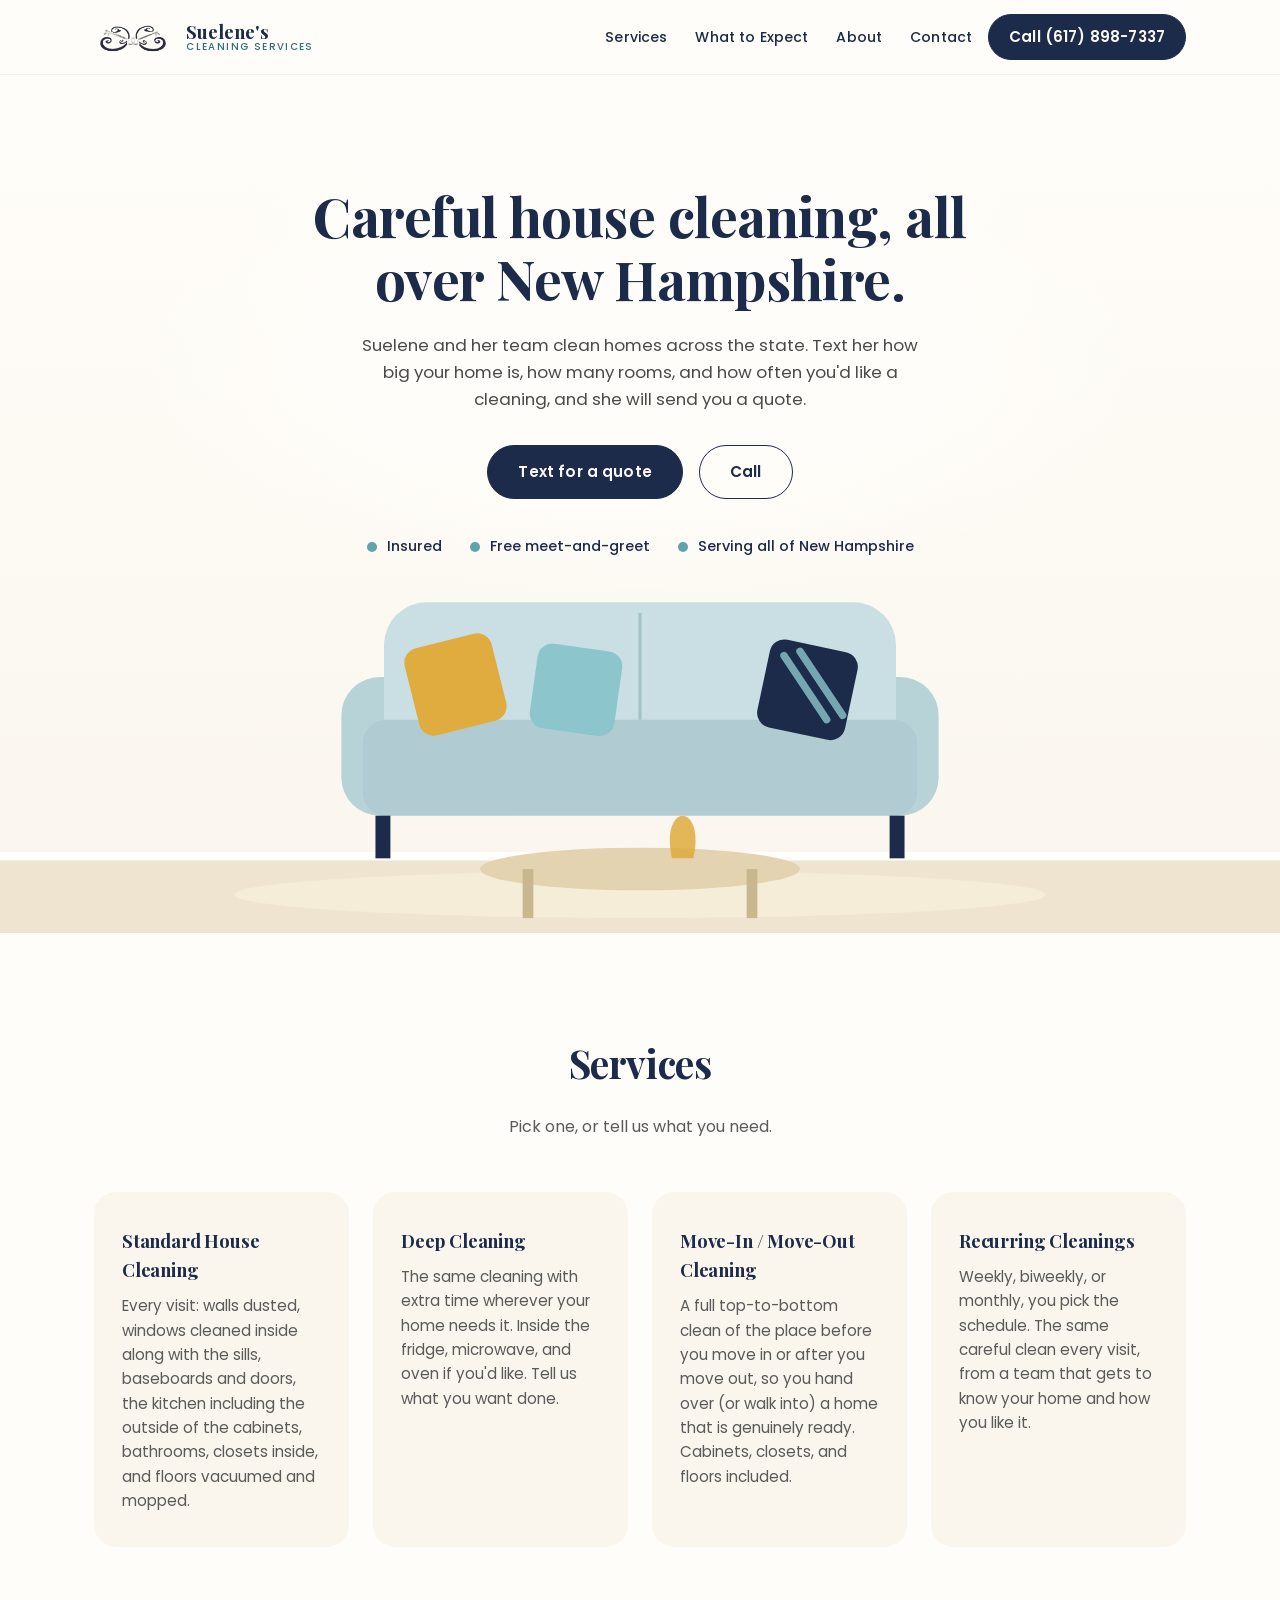
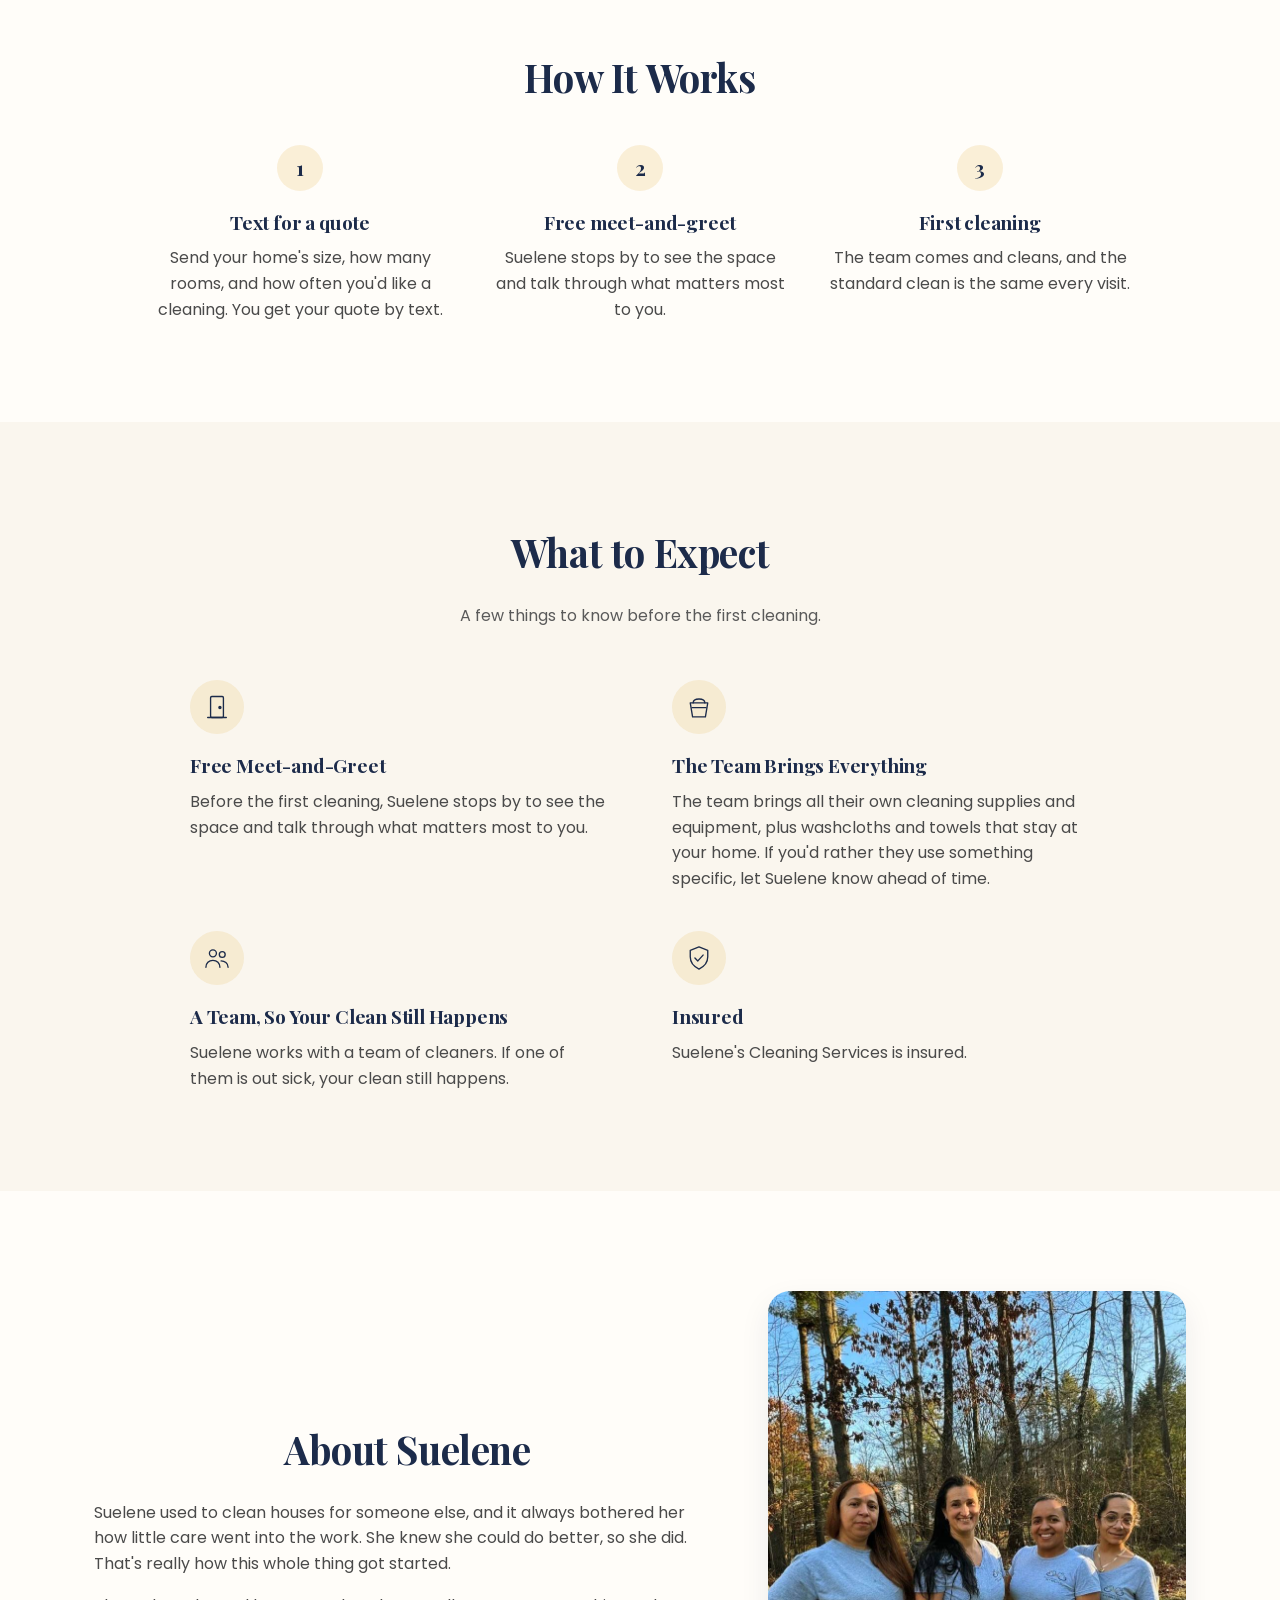
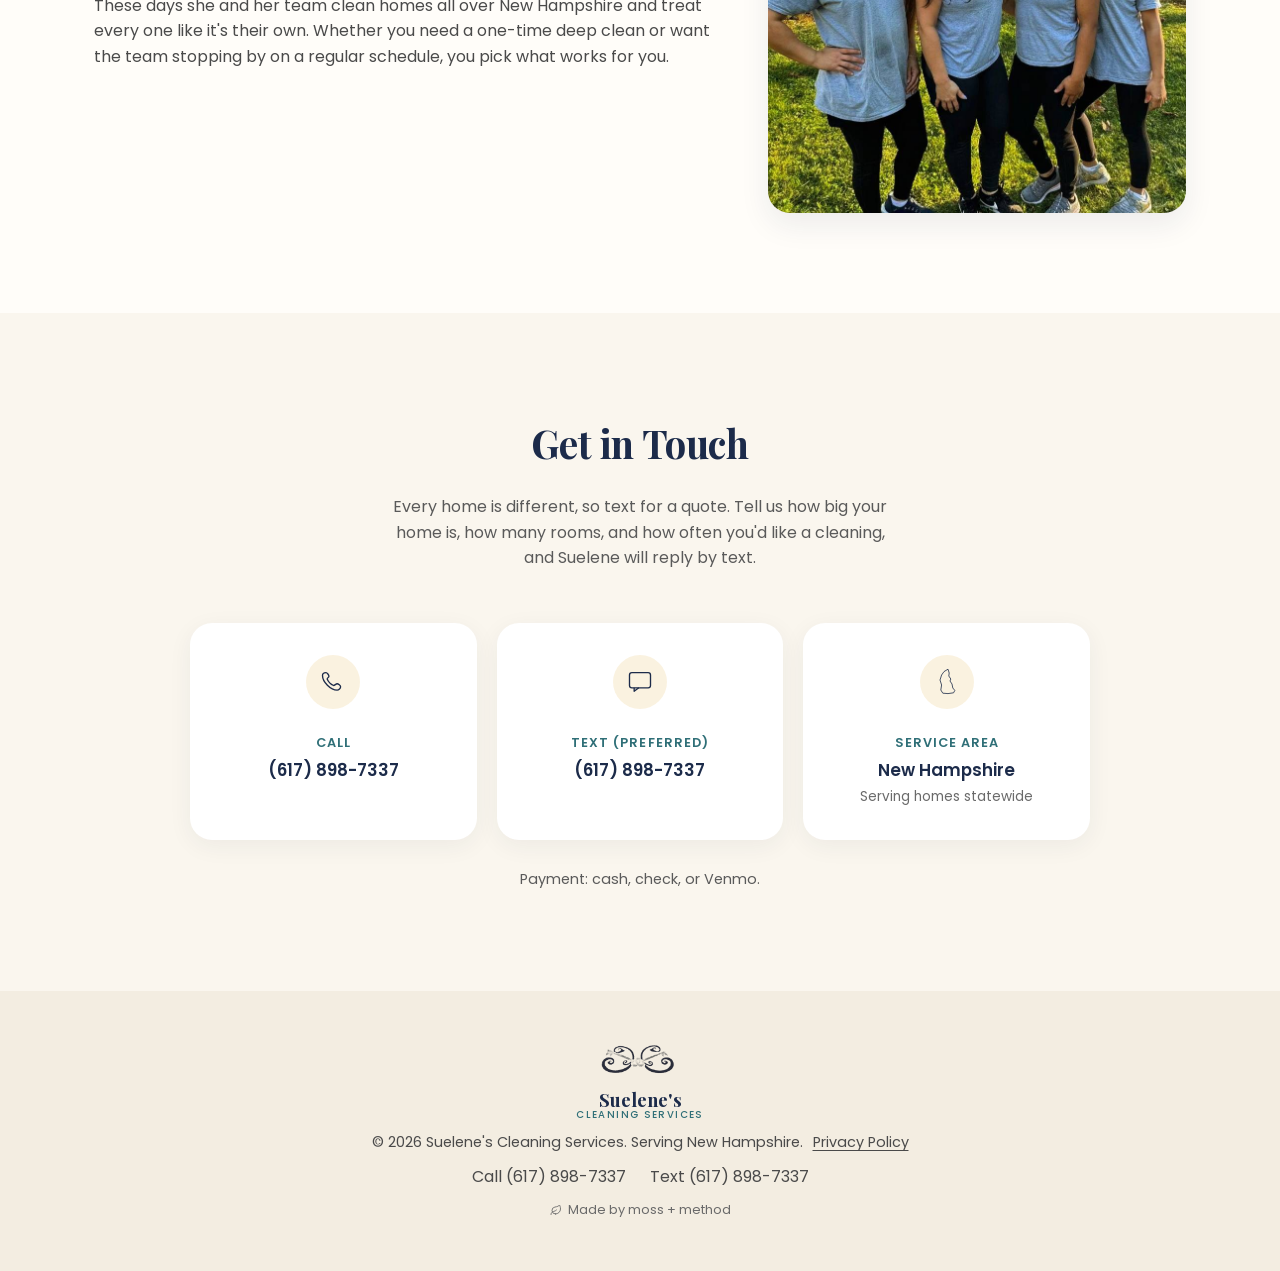
<file: index.html>
<!DOCTYPE html>
<html lang="en">
<head>
<meta charset="UTF-8">
<meta name="viewport" content="width=device-width, initial-scale=1.0">
<title>Suelene's Cleaning Services | New Hampshire</title>
<meta name="description" content="House cleaning all over New Hampshire by Suelene and her team. Standard, deep, move-in/move-out, and recurring cleanings. Text for a quote.">
<link rel="canonical" href="https://suelenescleaning.com/">
<link rel="icon" href="/favicon.ico" sizes="48x48">
<link rel="icon" type="image/png" sizes="32x32" href="/images/favicon-32.png">
<link rel="apple-touch-icon" href="/images/apple-touch-icon.png">
<meta name="theme-color" content="#1c2b4a">
<meta property="og:type" content="website">
<meta property="og:site_name" content="Suelene's Cleaning Services">
<meta property="og:title" content="Suelene's Cleaning Services | New Hampshire">
<meta property="og:description" content="House cleaning all over New Hampshire by Suelene and her team. Standard, deep, move-in/move-out, and recurring cleanings. Text for a quote.">
<meta property="og:url" content="https://suelenescleaning.com/">
<meta property="og:image" content="https://suelenescleaning.com/images/og-image.jpg">
<meta property="og:image:width" content="1200">
<meta property="og:image:height" content="630">
<meta property="og:image:alt" content="Suelene's Cleaning Services: house cleaning all over New Hampshire, with the cleaning team">
<meta property="og:locale" content="en_US">
<meta name="twitter:card" content="summary_large_image">
<meta name="twitter:title" content="Suelene's Cleaning Services | New Hampshire">
<meta name="twitter:description" content="House cleaning all over New Hampshire by Suelene and her team. Standard, deep, move-in/move-out, and recurring cleanings. Text for a quote.">
<meta name="twitter:image" content="https://suelenescleaning.com/images/og-image.jpg">
<script type="application/ld+json">
{
  "@context": "https://schema.org",
  "@type": "LocalBusiness",
  "@id": "https://suelenescleaning.com/#business",
  "name": "Suelene's Cleaning Services",
  "url": "https://suelenescleaning.com/",
  "telephone": "+1-617-898-7337",
  "image": "https://suelenescleaning.com/images/og-image.jpg",
  "logo": "https://suelenescleaning.com/images/logo-navy.png",
  "description": "House cleaning all over New Hampshire by Suelene and her team. Standard, deep, move-in/move-out, and recurring cleanings.",
  "areaServed": {
    "@type": "State",
    "name": "New Hampshire",
    "containedInPlace": {
      "@type": "Country",
      "name": "United States"
    }
  },
  "paymentAccepted": "Cash, Check, Venmo",
  "hasOfferCatalog": {
    "@type": "OfferCatalog",
    "name": "House cleaning services",
    "itemListElement": [
      {
        "@type": "Offer",
        "itemOffered": {
          "@type": "Service",
          "name": "Standard House Cleaning"
        }
      },
      {
        "@type": "Offer",
        "itemOffered": {
          "@type": "Service",
          "name": "Deep Cleaning"
        }
      },
      {
        "@type": "Offer",
        "itemOffered": {
          "@type": "Service",
          "name": "Move-In / Move-Out Cleaning"
        }
      },
      {
        "@type": "Offer",
        "itemOffered": {
          "@type": "Service",
          "name": "Recurring Cleanings"
        }
      }
    ]
  }
}
</script>
<link rel="preload" href="fonts/poppins-400.woff2" as="font" type="font/woff2" crossorigin>
<link rel="preload" href="fonts/playfair-display-600.woff2" as="font" type="font/woff2" crossorigin>
<link rel="stylesheet" href="css/style.css?v=20261120b">
</head>
<body>

<header class="site-header">
  <div class="container header-inner">
    <a href="#top" class="logo">
      <img src="images/logo-navy.png" alt="" class="logo-mark-img" aria-hidden="true">
      <span class="logo-text">Suelene's<span>Cleaning Services</span></span>
    </a>

    <nav class="main-nav" id="main-nav">
      <a href="#services">Services</a>
      <a href="#expect">What to Expect</a>
      <a href="#about">About</a>
      <a href="#contact">Contact</a>
    </nav>

    <a class="btn btn-primary header-cta" href="tel:+16178987337">Call (617) 898-7337</a>

    <button class="nav-toggle" id="nav-toggle" aria-label="Toggle navigation menu" aria-controls="main-nav" aria-expanded="false">
      <span></span><span></span><span></span>
    </button>
  </div>
</header>

<main id="top">

  <section class="hero">
    <img src="images/hero-room.svg" alt="" class="hero-art" aria-hidden="true">
    <div class="container hero-inner">
      <h1>Careful house cleaning, all over New Hampshire.</h1>
      <p class="hero-sub">Suelene and her team clean homes across the state. Text her how big your home is, how many rooms, and how often you'd like a cleaning, and she will send you a quote.</p>
      <div class="hero-actions">
        <a class="btn btn-primary" href="sms:+16178987337">Text for a quote</a>
        <a class="btn btn-secondary" href="tel:+16178987337">Call</a>
      </div>
      <ul class="hero-points">
        <li>Insured</li>
        <li>Free meet-and-greet</li>
        <li>Serving all of New Hampshire</li>
      </ul>
    </div>
  </section>

  <section id="services" class="services">
    <div class="container">
      <h2>Services</h2>
      <p class="section-sub">Pick one, or tell us what you need.</p>

      <div class="card-grid">
        <div class="card">
          <h3>Standard House Cleaning</h3>
          <p>Every visit: walls dusted, windows cleaned inside along with the sills, baseboards and doors, the kitchen including the outside of the cabinets, bathrooms, closets inside, and floors vacuumed and mopped.</p>
        </div>

        <div class="card">
          <h3>Deep Cleaning</h3>
          <p>The same cleaning with extra time wherever your home needs it. Inside the fridge, microwave, and oven if you'd like. Tell us what you want done.</p>
        </div>

        <div class="card">
          <h3>Move-In / Move-Out Cleaning</h3>
          <p>A full top-to-bottom clean of the place before you move in or after you move out, so you hand over (or walk into) a home that is genuinely ready. Cabinets, closets, and floors included.</p>
        </div>

        <div class="card">
          <h3>Recurring Cleanings</h3>
          <p>Weekly, biweekly, or monthly, you pick the schedule. The same careful clean every visit, from a team that gets to know your home and how you like it.</p>
        </div>
      </div>
    </div>
  </section>

  <section id="how" class="how">
    <div class="container">
      <h2>How It Works</h2>
      <div class="how-list">
        <div class="how-step">
          <span class="how-num" aria-hidden="true">1</span>
          <h3>Text for a quote</h3>
          <p>Send your home's size, how many rooms, and how often you'd like a cleaning. You get your quote by text.</p>
        </div>
        <div class="how-step">
          <span class="how-num" aria-hidden="true">2</span>
          <h3>Free meet-and-greet</h3>
          <p>Suelene stops by to see the space and talk through what matters most to you.</p>
        </div>
        <div class="how-step">
          <span class="how-num" aria-hidden="true">3</span>
          <h3>First cleaning</h3>
          <p>The team comes and cleans, and the standard clean is the same every visit.</p>
        </div>
      </div>
    </div>
  </section>

  <section id="expect" class="expect">
    <div class="container">
      <h2>What to Expect</h2>
      <p class="section-sub">A few things to know before the first cleaning.</p>

      <div class="plain-list">
        <div class="plain-item">
          <div class="card-icon"><svg viewBox="0 0 48 48" width="28" height="28" fill="none" stroke="#1c2b4a" stroke-width="2.3" stroke-linecap="round" stroke-linejoin="round" aria-hidden="true"><rect x="13" y="6" width="22" height="36" rx="2"/><circle cx="29" cy="25" r="1.8" fill="#1c2b4a"/><path d="M8 42h32"/></svg></div>
          <h3>Free Meet-and-Greet</h3>
          <p>Before the first cleaning, Suelene stops by to see the space and talk through what matters most to you.</p>
        </div>

        <div class="plain-item">
          <div class="card-icon"><svg viewBox="0 0 48 48" width="28" height="28" fill="none" stroke="#1c2b4a" stroke-width="2.3" stroke-linecap="round" stroke-linejoin="round" aria-hidden="true"><path d="M9 17h30l-4 24H13z"/><path d="M14 17c0-9 20-9 20 0"/><path d="M12 25h24"/></svg></div>
          <h3>The Team Brings Everything</h3>
          <p>The team brings all their own cleaning supplies and equipment, plus washcloths and towels that stay at your home. If you'd rather they use something specific, let Suelene know ahead of time.</p>
        </div>

        <div class="plain-item">
          <div class="card-icon"><svg viewBox="0 0 48 48" width="28" height="28" fill="none" stroke="#1c2b4a" stroke-width="2.3" stroke-linecap="round" stroke-linejoin="round" aria-hidden="true"><circle cx="17" cy="16" r="6"/><circle cx="33" cy="18" r="5"/><path d="M5 40c0-7 5-12 12-12s12 5 12 12"/><path d="M31 29c6 0 12 4 12 11"/></svg></div>
          <h3>A Team, So Your Clean Still Happens</h3>
          <p>Suelene works with a team of cleaners. If one of them is out sick, your clean still happens.</p>
        </div>

        <div class="plain-item">
          <div class="card-icon"><svg viewBox="0 0 48 48" width="28" height="28" fill="none" stroke="#1c2b4a" stroke-width="2.3" stroke-linecap="round" stroke-linejoin="round" aria-hidden="true"><path d="M24 5l15 6v11c0 10-6.500 17-15 21C15.500 39 9 32 9 22V11z"/><path d="M17 24l5 5 9-10"/></svg></div>
          <h3>Insured</h3>
          <p>Suelene's Cleaning Services is insured.</p>
        </div>
      </div>
    </div>
  </section>

  <section id="about" class="about">
    <div class="container about-inner">
      <div class="about-text">
        <h2>About Suelene</h2>
        <p>Suelene used to clean houses for someone else, and it always bothered her how little care went into the work. She knew she could do better, so she did. That's really how this whole thing got started.</p>
        <p>These days she and her team clean homes all over New Hampshire and treat every one like it's their own. Whether you need a one-time deep clean or want the team stopping by on a regular schedule, you pick what works for you.</p>
      </div>
      <div class="about-photo">
        <img src="images/team.jpg" alt="Four members of the cleaning team in matching gray shirts, standing on a lawn in front of trees" class="about-team-photo" width="843" height="1054" loading="lazy">
      </div>
    </div>
  </section>

  <!-- Reviews section hidden until real client reviews exist. To add later:
  <section id="reviews" class="reviews">
    <div class="container">
      <h2>What Clients Say</h2>
      <div class="review-list">
        <blockquote class="review"><p>"Review text."</p><footer>First name, town</footer></blockquote>
      </div>
    </div>
  </section>
  -->

  <section id="contact" class="contact">
    <div class="container contact-inner">
      <h2>Get in Touch</h2>
      <p class="section-sub">Every home is different, so text for a quote. Tell us how big your home is, how many rooms, and how often you'd like a cleaning, and Suelene will reply by text.</p>

      <div class="contact-cards">
        <a class="contact-card" href="tel:+16178987337">
          <div class="card-icon">
            <svg viewBox="0 0 48 48" width="28" height="28"><path d="M12 8c2 0 5 4 5 6s-3 3-3 5c2 5 6 9 11 11 2 0 4-3 6-3s6 3 6 5c0 3-3 6-6 6-11 0-25-14-25-25 0-3 3-5 6-5z" fill="none" stroke="#1c2b4a" stroke-width="2.3" stroke-linejoin="round"/></svg>
          </div>
          <span class="contact-label">Call</span>
          <span class="contact-value">(617) 898-7337</span>
        </a>

        <a class="contact-card" href="sms:+16178987337">
          <div class="card-icon">
            <svg viewBox="0 0 48 48" width="28" height="28"><rect x="6" y="8" width="36" height="26" rx="4" fill="none" stroke="#1c2b4a" stroke-width="2.3"/><path d="M14 34v6l8-6" fill="none" stroke="#1c2b4a" stroke-width="2.3" stroke-linejoin="round"/></svg>
          </div>
          <span class="contact-label">Text (preferred)</span>
          <span class="contact-value">(617) 898-7337</span>
        </a>

        <div class="contact-card contact-card-static">
          <div class="card-icon">
            <svg viewBox="0 0 110 140" width="22" height="28"><path d="M60,6 L66,25 L64,40 L74,55 L70,65 L80,80 L84,100 L94,112 L88,124 L60,128 L34,126 L24,110 L28,85 L20,60 L28,35 L40,18 Z" fill="none" stroke="#1c2b4a" stroke-width="4" stroke-linejoin="round"/></svg>
          </div>
          <span class="contact-label">Service Area</span>
          <span class="contact-value">New Hampshire</span>
          <span class="contact-note">Serving homes statewide</span>
        </div>
      </div>

      <p class="payment-note">Payment: cash, check, or Venmo.</p>
    </div>
  </section>

</main>

<footer class="site-footer">
  <div class="container footer-inner">
    <img src="images/logo-navy.png" alt="" class="footer-logo-img" aria-hidden="true">
    <span class="logo-text footer-logo">Suelene's<span>Cleaning Services</span></span>
    <p>&copy; <span id="year"></span> Suelene's Cleaning Services. Serving New Hampshire. <a href="privacy.html" class="footer-privacy">Privacy Policy</a></p>
    <div class="footer-links">
      <a href="tel:+16178987337">Call (617) 898-7337</a>
      <a href="sms:+16178987337">Text (617) 898-7337</a>
    </div>
    <p class="made-by"><a href="https://mossandmethod.com" target="_blank" rel="noopener noreferrer"><svg width="12" height="12" viewBox="0 0 24 24" fill="none" stroke="currentColor" stroke-width="1.75" stroke-linecap="round" stroke-linejoin="round" aria-hidden="true"><path d="M11 20A7 7 0 0 1 9.8 6.1C15.5 5 17 4.48 19 2c1 2 2 4.18 2 8 0 5.5-4.78 10-10 10Z"/><path d="M2 21c0-3 1.85-5.36 5.08-6C9.5 14.52 12 13 13 12"/></svg> Made by moss + method</a></p>
  </div>
</footer>

<div class="mobile-bar">
  <a class="btn btn-secondary" href="tel:+16178987337">Call</a>
  <a class="btn btn-primary" href="sms:+16178987337">Text</a>
</div>

<script src="js/script.js?v=20261120b"></script>
</body>
</html>
</file>
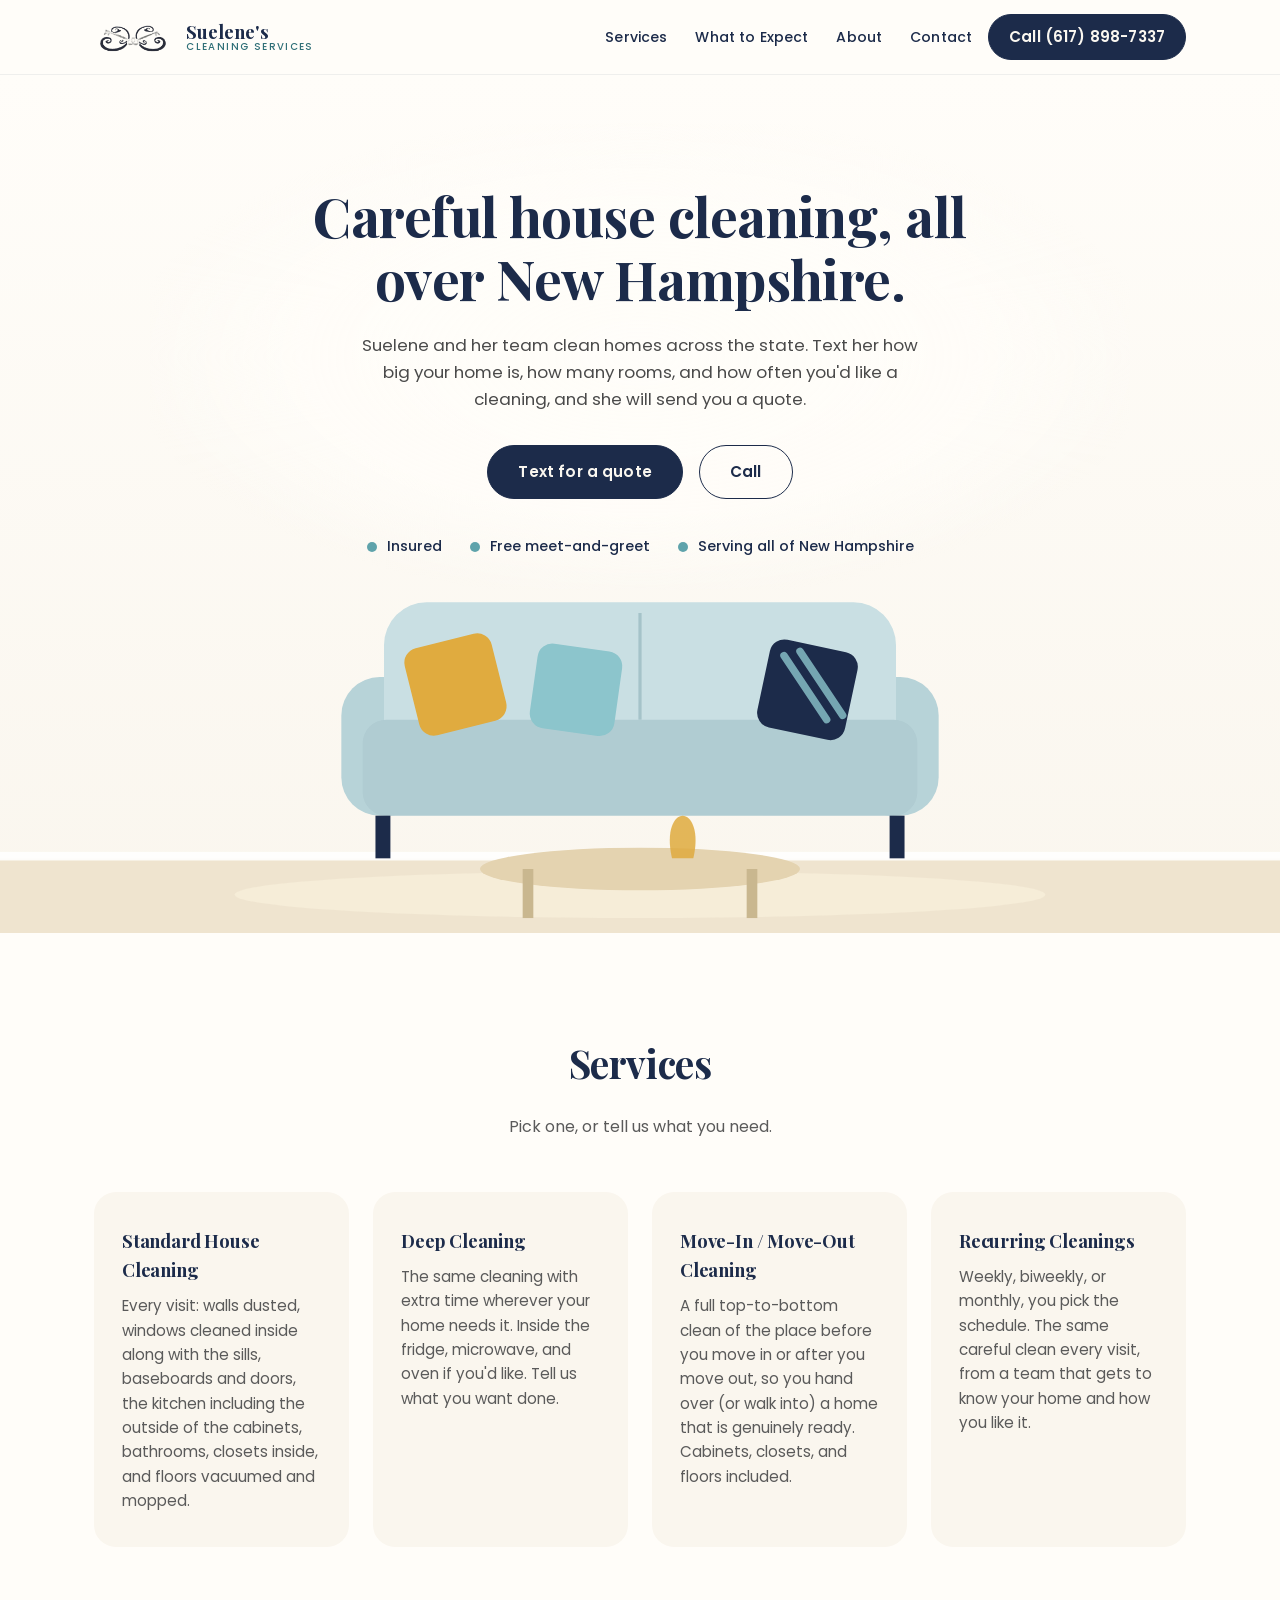
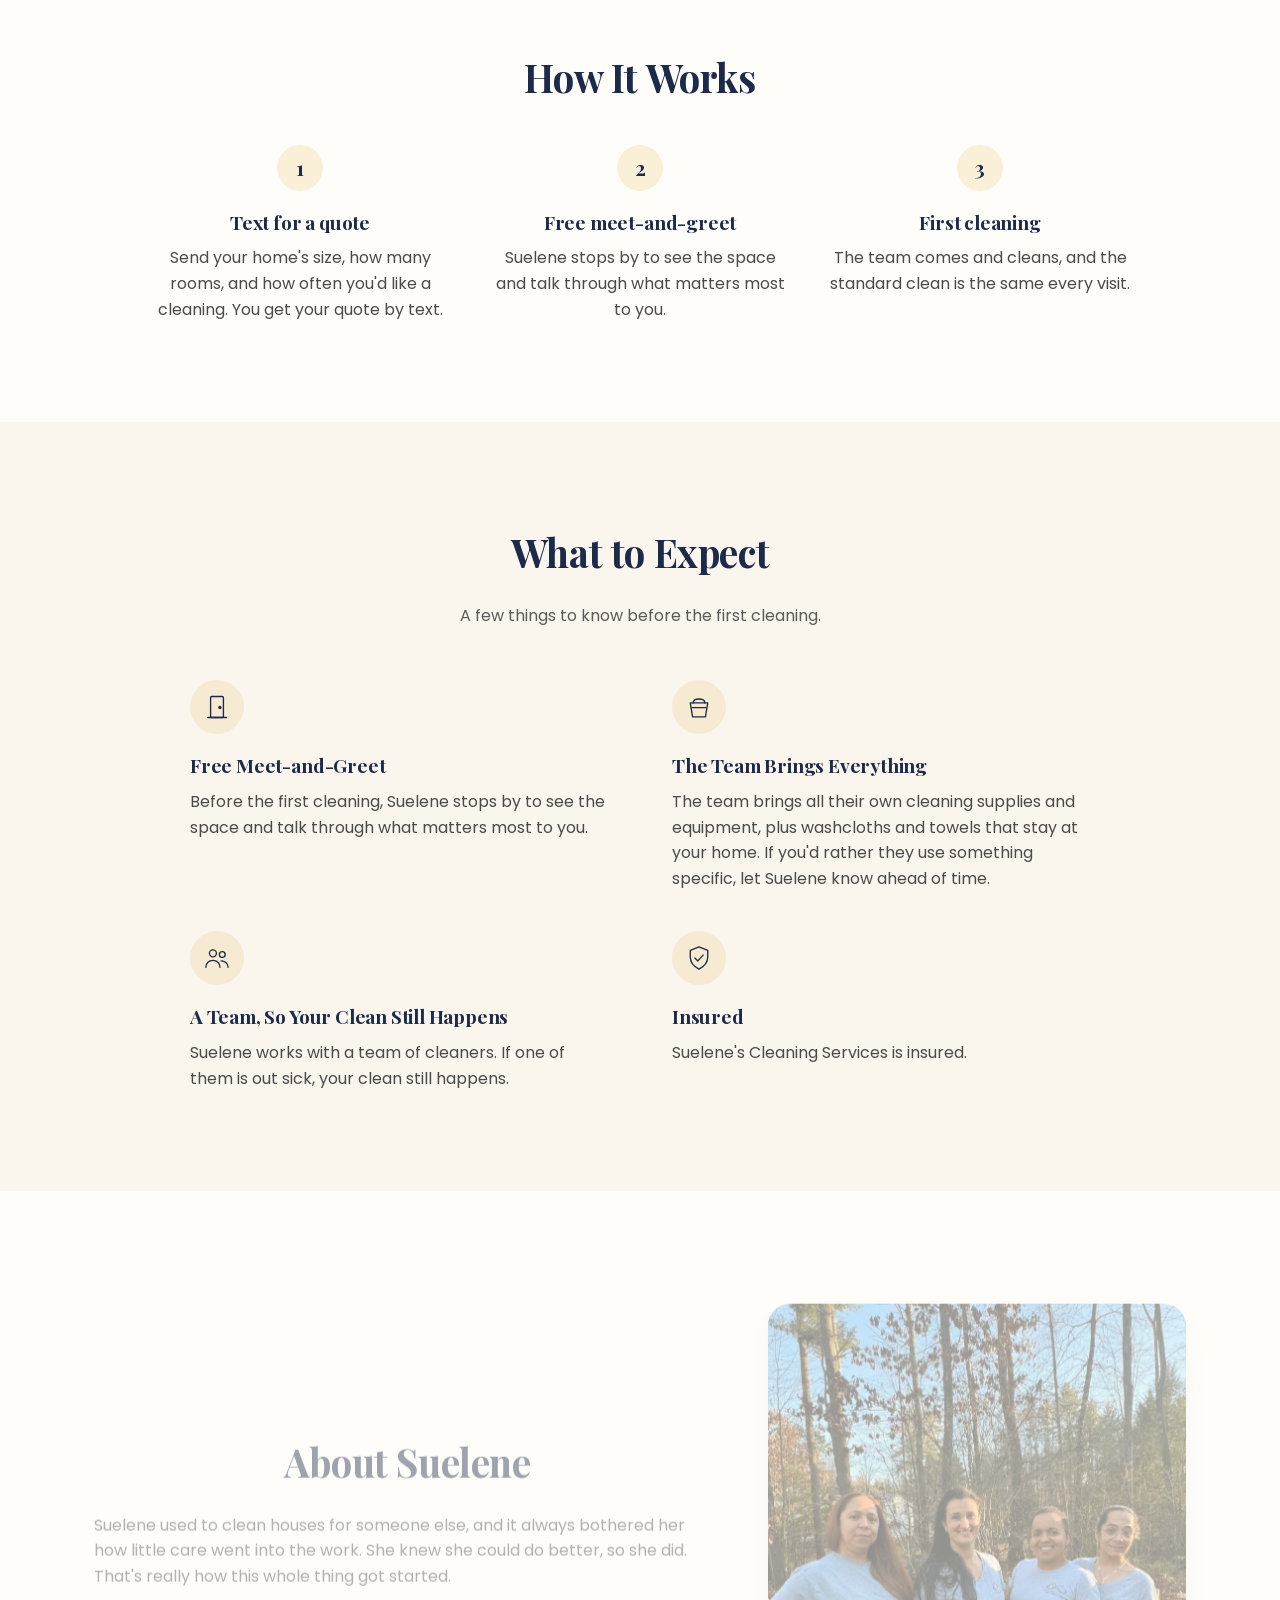
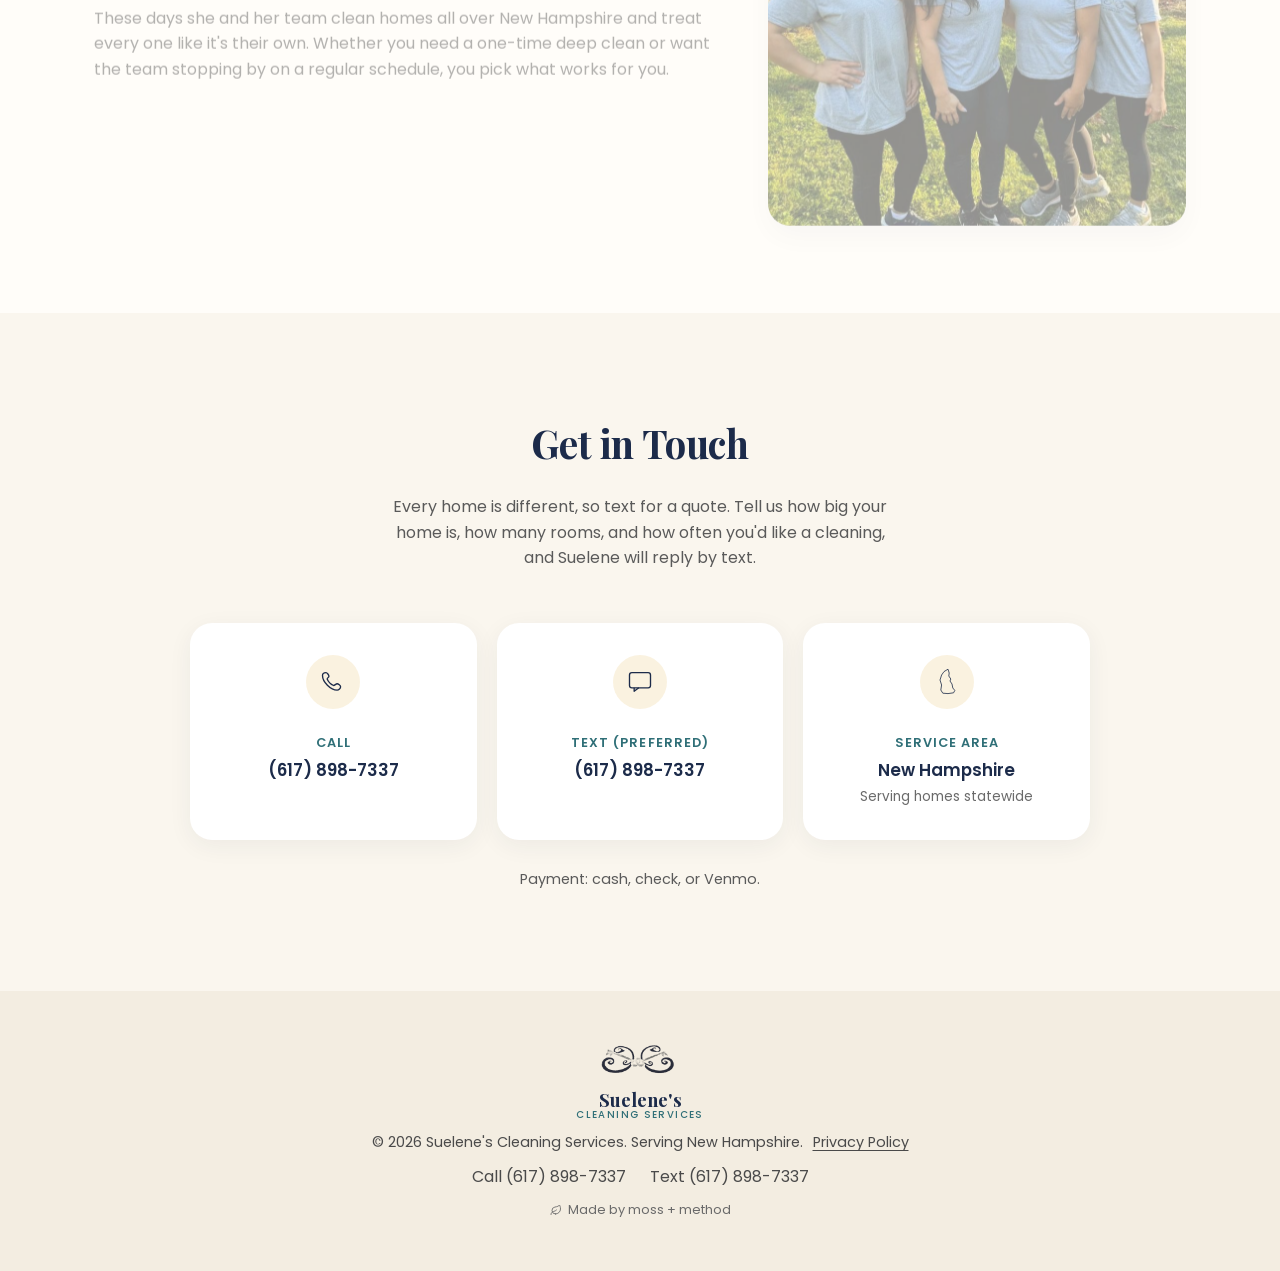
<file: v2/index.html>
<!DOCTYPE html>
<html lang="en"><head><meta charset="utf-8"><meta http-equiv="refresh" content="0; url=../"><meta name="robots" content="noindex"><link rel="canonical" href="../"><title>Suelene's Cleaning Services</title></head><body><a href="../">Suelene's Cleaning Services</a></body></html>
</file>
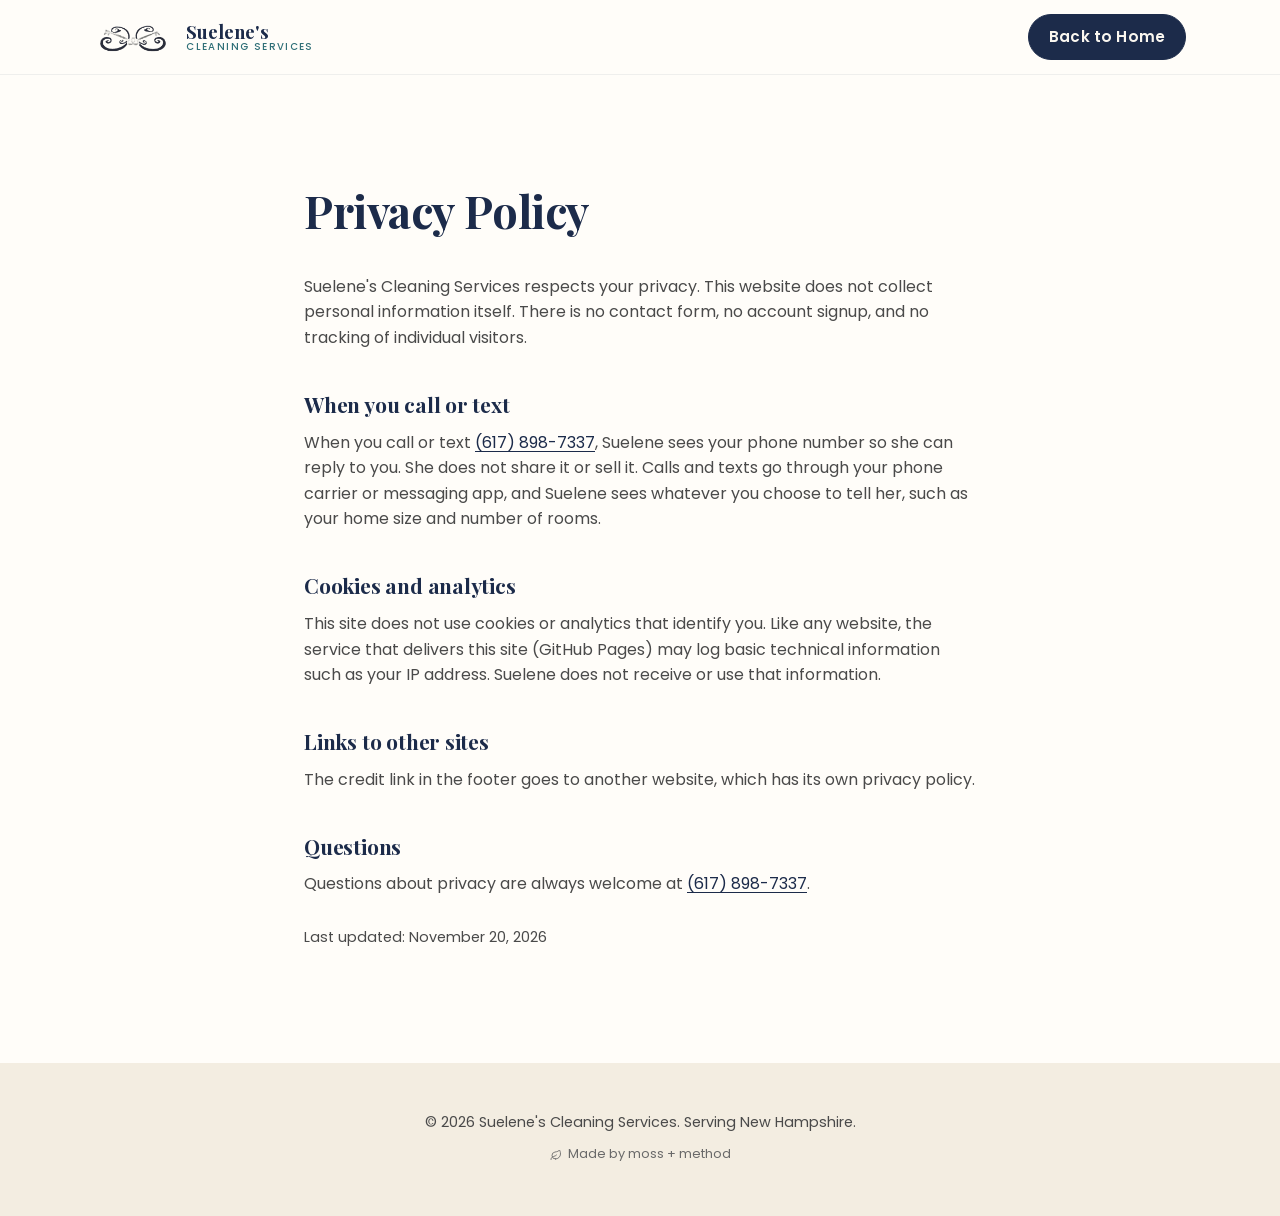
<file: privacy.html>
<!DOCTYPE html>
<html lang="en">
<head>
<meta charset="UTF-8">
<meta name="viewport" content="width=device-width, initial-scale=1.0">
<title>Privacy Policy | Suelene's Cleaning Services</title>
<meta name="description" content="Privacy policy for Suelene's Cleaning Services. This website does not collect personal information.">
<link rel="canonical" href="https://suelenescleaning.com/privacy.html">
<link rel="icon" href="/favicon.ico" sizes="48x48">
<link rel="icon" type="image/png" sizes="32x32" href="/images/favicon-32.png">
<link rel="apple-touch-icon" href="/images/apple-touch-icon.png">
<meta name="theme-color" content="#1c2b4a">
<link rel="preload" href="fonts/poppins-400.woff2" as="font" type="font/woff2" crossorigin>
<link rel="preload" href="fonts/playfair-display-600.woff2" as="font" type="font/woff2" crossorigin>
<link rel="stylesheet" href="css/style.css?v=20261120b">
</head>
<body class="page-legal">
<header class="site-header">
  <div class="container header-inner">
    <a href="index.html" class="logo">
      <img src="images/logo-navy.png" alt="" class="logo-mark-img" aria-hidden="true">
      <span class="logo-text">Suelene's<span>Cleaning Services</span></span>
    </a>
    <a class="btn btn-primary header-cta" href="index.html">Back to Home</a>
  </div>
</header>
<main>
  <section class="legal">
    <div class="container">
      <h1>Privacy Policy</h1>
      <p>Suelene's Cleaning Services respects your privacy. This website does not collect personal information itself. There is no contact form, no account signup, and no tracking of individual visitors.</p>

      <h2>When you call or text</h2>
      <p>When you call or text <a href="tel:+16178987337">(617) 898-7337</a>, Suelene sees your phone number so she can reply to you. She does not share it or sell it. Calls and texts go through your phone carrier or messaging app, and Suelene sees whatever you choose to tell her, such as your home size and number of rooms.</p>

      <h2>Cookies and analytics</h2>
      <p>This site does not use cookies or analytics that identify you. Like any website, the service that delivers this site (GitHub Pages) may log basic technical information such as your IP address. Suelene does not receive or use that information.</p>

      <h2>Links to other sites</h2>
      <p>The credit link in the footer goes to another website, which has its own privacy policy.</p>

      <h2>Questions</h2>
      <p>Questions about privacy are always welcome at <a href="tel:+16178987337">(617) 898-7337</a>.</p>

      <p class="legal-date">Last updated: November 20, 2026</p>
    </div>
  </section>
</main>
<footer class="site-footer">
  <div class="container footer-inner">
    <p>&copy; <span id="year"></span> Suelene's Cleaning Services. Serving New Hampshire.</p>
    <p class="made-by"><a href="https://mossandmethod.com" target="_blank" rel="noopener noreferrer"><svg width="12" height="12" viewBox="0 0 24 24" fill="none" stroke="currentColor" stroke-width="1.75" stroke-linecap="round" stroke-linejoin="round" aria-hidden="true"><path d="M11 20A7 7 0 0 1 9.8 6.1C15.5 5 17 4.48 19 2c1 2 2 4.18 2 8 0 5.5-4.78 10-10 10Z"/><path d="M2 21c0-3 1.85-5.36 5.08-6C9.5 14.52 12 13 13 12"/></svg> Made by moss + method</a></p>
  </div>
</footer>
<script>document.getElementById('year').textContent = new Date().getFullYear();</script>
</body>
</html>
</file>
<file: css/style.css>
/* Fonts (self-hosted, latin subset; Poppins and Playfair Display are SIL Open Font License) */
@font-face {
  font-family: 'Playfair Display';
  font-style: normal;
  font-weight: 600;
  font-display: swap;
  src: url('../fonts/playfair-display-600.woff2') format('woff2');
  unicode-range: U+0000-00FF, U+0131, U+0152-0153, U+02BB-02BC, U+02C6, U+02DA, U+02DC, U+0304, U+0308, U+0329, U+2000-206F, U+20AC, U+2122, U+2191, U+2193, U+2212, U+2215, U+FEFF, U+FFFD;
}

@font-face {
  font-family: 'Playfair Display';
  font-style: normal;
  font-weight: 700;
  font-display: swap;
  src: url('../fonts/playfair-display-600.woff2') format('woff2');
  unicode-range: U+0000-00FF, U+0131, U+0152-0153, U+02BB-02BC, U+02C6, U+02DA, U+02DC, U+0304, U+0308, U+0329, U+2000-206F, U+20AC, U+2122, U+2191, U+2193, U+2212, U+2215, U+FEFF, U+FFFD;
}

@font-face {
  font-family: 'Poppins';
  font-style: normal;
  font-weight: 400;
  font-display: swap;
  src: url('../fonts/poppins-400.woff2') format('woff2');
  unicode-range: U+0000-00FF, U+0131, U+0152-0153, U+02BB-02BC, U+02C6, U+02DA, U+02DC, U+0304, U+0308, U+0329, U+2000-206F, U+20AC, U+2122, U+2191, U+2193, U+2212, U+2215, U+FEFF, U+FFFD;
}

@font-face {
  font-family: 'Poppins';
  font-style: normal;
  font-weight: 500;
  font-display: swap;
  src: url('../fonts/poppins-500.woff2') format('woff2');
  unicode-range: U+0000-00FF, U+0131, U+0152-0153, U+02BB-02BC, U+02C6, U+02DA, U+02DC, U+0304, U+0308, U+0329, U+2000-206F, U+20AC, U+2122, U+2191, U+2193, U+2212, U+2215, U+FEFF, U+FFFD;
}

@font-face {
  font-family: 'Poppins';
  font-style: normal;
  font-weight: 600;
  font-display: swap;
  src: url('../fonts/poppins-600.woff2') format('woff2');
  unicode-range: U+0000-00FF, U+0131, U+0152-0153, U+02BB-02BC, U+02C6, U+02DA, U+02DC, U+0304, U+0308, U+0329, U+2000-206F, U+20AC, U+2122, U+2191, U+2193, U+2212, U+2215, U+FEFF, U+FFFD;
}

:root {
  --navy: #1c2b4a;
  --navy-dark: #131d34;
  --cream: #f3ede1;
  --cream-light: #faf7f0;
  --tan: #ddd2bd;
  --teal: #5fa3ab;
  --teal-text: #2f6f77;
  --mustard: #e0ab3f;
  --gold-line: rgba(224, 171, 63, 0.45);
  --text: #2b2b2b;
  --radius: 22px;
  --shadow: 0 12px 30px rgba(28, 43, 74, 0.08);
  --soft: #faf6ee;
}

* { box-sizing: border-box; }

html { scroll-behavior: smooth; }

body {
  margin: 0;
  font-family: 'Poppins', sans-serif;
  color: var(--text);
  background: #fffdf9;
  line-height: 1.6;
}

h1, h2, h3 {
  font-family: 'Playfair Display', serif;
  color: var(--navy);
  margin: 0 0 0.5em;
  letter-spacing: -0.01em;
}



p { margin: 0 0 1em; }

a { color: inherit; text-decoration: none; }

img { max-width: 100%; display: block; }

.container {
  width: 100%;
  max-width: 1140px;
  margin: 0 auto;
  padding: 0 24px;
}

/* Buttons */
.btn {
  display: inline-block;
  padding: 14px 30px;
  border-radius: 999px;
  font-weight: 600;
  font-size: 0.95rem;
  letter-spacing: 0.01em;
  transition: transform 0.2s ease, box-shadow 0.2s ease, background 0.2s ease, border-color 0.2s ease;
}
.btn-primary {
  background: var(--navy);
  color: var(--cream-light);
  border: 1.5px solid var(--navy);
}
.btn-primary:hover {
  background: var(--navy-dark);
  transform: translateY(-2px);
  box-shadow: var(--shadow);
}
.btn-secondary {
  background: transparent;
  color: var(--navy);
  border: 1.5px solid var(--navy);
}
.btn-secondary:hover {
  background: var(--navy);
  color: var(--cream-light);
  transform: translateY(-2px);
  box-shadow: var(--shadow);
}

/* Header */
.site-header {
  position: sticky;
  top: 0;
  z-index: 50;
  background: rgba(255, 253, 249, 0.92);
  backdrop-filter: blur(6px);
  border-bottom: 1px solid rgba(28, 43, 74, 0.07);
}

.header-inner {
  display: flex;
  align-items: center;
  justify-content: space-between;
  padding-top: 14px;
  padding-bottom: 14px;
  gap: 16px;
}

.logo {
  display: flex;
  align-items: center;
  gap: 10px;
  flex-shrink: 0;
}

.logo-mark-img {
  height: 34px;
  width: auto;
  display: block;
}

.logo-text {
  font-family: 'Playfair Display', serif;
  font-weight: 700;
  font-size: 1.15rem;
  color: var(--navy);
  line-height: 1.1;
  display: flex;
  flex-direction: column;
}

.logo-text span {
  font-family: 'Poppins', sans-serif;
  font-weight: 500;
  font-size: 0.62rem;
  letter-spacing: 0.14em;
  text-transform: uppercase;
  color: var(--teal-text);
}

.main-nav {
  display: flex;
  gap: 28px;
  margin-left: auto;
}

.main-nav a {
  font-weight: 500;
  font-size: 0.88rem;
  letter-spacing: 0.01em;
  color: var(--navy);
  position: relative;
}

.main-nav a::after {
  content: "";
  position: absolute;
  left: 0; right: 0; bottom: -6px;
  height: 2px;
  background: var(--mustard);
  transform: scaleX(0);
  transition: transform 0.2s ease;
}

.main-nav a:hover::after { transform: scaleX(1); }

.header-cta { flex-shrink: 0; padding: 10px 20px; }

.nav-toggle {
  display: none;
  flex-direction: column;
  justify-content: center;
  gap: 5px;
  width: 40px;
  height: 40px;
  background: none;
  border: none;
  cursor: pointer;
}
.nav-toggle span {
  display: block;
  height: 2px;
  background: var(--navy);
  border-radius: 2px;
}

/* Hero */
.hero {
  position: relative;
  overflow: hidden;
  background:
    linear-gradient(#efe4cf, #efe4cf) 0 100% / 100% min(5.8vw, 80px) no-repeat,
    linear-gradient(180deg, #fffdf9 0%, #faf6ee 100%);
  padding: 110px 0 calc(min(25.85vw, 362px) + 44px);
  text-align: center;
}

.hero-art {
  position: absolute;
  left: 50%;
  bottom: 0;
  transform: translateX(-50%);
  width: min(100%, 1400px);
  height: auto;
  z-index: 0;
  pointer-events: none;
}

.hero-inner::before {
  content: "";
  position: absolute;
  left: 50%;
  top: 46%;
  transform: translate(-50%, -50%);
  width: min(980px, 130%);
  height: 125%;
  background: radial-gradient(ellipse at center, rgba(255, 253, 249, 0.94) 0%, rgba(255, 253, 249, 0.78) 48%, rgba(255, 253, 249, 0) 74%);
  z-index: -1;
  pointer-events: none;
}

.hero-inner {
  position: relative;
  z-index: 1;
}

.hero h1 {
  font-size: clamp(2.1rem, 5vw, 3.4rem);
  max-width: 760px;
  margin: 0 auto 22px;
  line-height: 1.15;
}


.hero-sub {
  max-width: 560px;
  margin: 0 auto 32px;
  font-size: 1.05rem;
  color: #4a4a4a;
}

.hero-actions {
  display: flex;
  gap: 16px;
  justify-content: center;
  flex-wrap: wrap;
  margin-bottom: 36px;
}

.hero-points {
  display: flex;
  gap: 28px;
  justify-content: center;
  flex-wrap: wrap;
  list-style: none;
  padding: 0;
  margin: 0;
  font-size: 0.9rem;
  font-weight: 500;
  color: var(--navy);
}

.hero-points li { position: relative; padding-left: 20px; }
.hero-points li::before {
  content: "";
  position: absolute;
  left: 0; top: 50%;
  width: 10px; height: 10px;
  transform: translateY(-50%);
  background: var(--teal);
  border-radius: 50%;
}

/* Sections generic */
section { padding: 100px 0; }

h2 { font-size: clamp(1.8rem, 3.5vw, 2.4rem); text-align: center; }

.section-sub {
  text-align: center;
  max-width: 520px;
  margin: 0 auto 52px;
  color: #5a5a5a;
}

/* Services */
.card-grid {
  display: grid;
  grid-template-columns: repeat(auto-fit, minmax(230px, 1fr));
  gap: 24px;
}

.card {
  background: var(--soft);
  border-radius: var(--radius);
  padding: 34px 28px;
  transition: transform 0.25s ease, box-shadow 0.25s ease, background 0.25s ease;
}
.card:hover {
  transform: translateY(-5px);
  box-shadow: var(--shadow);
  background: #ffffff;
}

.card-icon {
  width: 54px;
  height: 54px;
  border-radius: 50%;
  background: rgba(224, 171, 63, 0.16);
  display: flex;
  align-items: center;
  justify-content: center;
  margin-bottom: 20px;
}

.card h3 { font-size: 1.15rem; margin-bottom: 10px; }
.card p { color: #5a5a5a; font-size: 0.95rem; margin: 0; }

/* How it works */
.how { padding-top: 0; }

.how-list {
  display: grid;
  grid-template-columns: repeat(3, 1fr);
  gap: 40px;
  max-width: 980px;
  margin: 0 auto;
  margin-top: 36px;
}

.how-step { text-align: center; }
.how-step h3 { font-size: 1.2rem; margin-bottom: 8px; }
.how-step p { color: #4a4a4a; margin: 0 auto; max-width: 300px; }

.how-num {
  width: 46px;
  height: 46px;
  margin: 0 auto 16px;
  border-radius: 50%;
  background: rgba(224, 171, 63, 0.18);
  color: var(--navy);
  font-family: 'Playfair Display', serif;
  font-weight: 700;
  font-size: 1.25rem;
  display: flex;
  align-items: center;
  justify-content: center;
}

@media (max-width: 760px) {
  .how-list { grid-template-columns: 1fr; gap: 32px; }
}

/* What to expect */
.expect { background: var(--soft); }

.plain-list {
  display: grid;
  grid-template-columns: repeat(2, 1fr);
  gap: 40px 64px;
  max-width: 900px;
  margin: 0 auto;
}

.plain-item h3 { font-size: 1.2rem; margin-bottom: 8px; }
.plain-item .card-icon { margin-bottom: 16px; }
.plain-item p { color: #4a4a4a; margin: 0; }

/* About */
.about-inner {
  display: grid;
  grid-template-columns: 1.2fr 0.8fr;
  gap: 48px;
  align-items: center;
}

.about-text p { color: #4a4a4a; }

.about-photo { display: flex; }

.about-team-photo {
  width: 100%;
  height: auto;
  aspect-ratio: 4 / 5;
  object-fit: cover;
  object-position: center 30%;
  border-radius: var(--radius);
  box-shadow: var(--shadow);
}

/* Reviews */
.reviews { padding: 80px 0; }

.review-list {
  display: grid;
  grid-template-columns: repeat(auto-fit, minmax(260px, 1fr));
  gap: 24px;
}

.review {
  margin: 0;
  background: var(--soft);
  border-radius: var(--radius);
  padding: 28px;
}
.review p { margin: 0 0 14px; }
.review footer { font-weight: 600; color: var(--navy); font-size: 0.9rem; }

/* Contact */
.contact { background: var(--soft); }

.contact-cards {
  display: grid;
  grid-template-columns: repeat(auto-fit, minmax(220px, 1fr));
  gap: 20px;
  max-width: 900px;
  margin: 0 auto;
}

.contact-card {
  background: #ffffff;
  border-radius: var(--radius);
  box-shadow: 0 6px 24px rgba(28, 43, 74, 0.06);
  padding: 32px 24px;
  display: flex;
  flex-direction: column;
  align-items: center;
  text-align: center;
  transition: transform 0.25s ease, box-shadow 0.25s ease, border-color 0.25s ease;
}

a.contact-card:hover {
  transform: translateY(-5px);
  box-shadow: var(--shadow);
}

.contact-label {
  font-size: 0.8rem;
  text-transform: uppercase;
  letter-spacing: 0.08em;
  color: var(--teal-text);
  font-weight: 600;
  margin-top: 4px;
}

.contact-value {
  font-weight: 600;
  color: var(--navy);
  font-size: 1.05rem;
  margin-top: 4px;
}

.payment-note {
  text-align: center;
  margin: 28px 0 0;
  font-size: 0.9rem;
  color: #5a5a5a;
}

.contact-note {
  font-size: 0.85rem;
  color: #6a6a6a;
  margin-top: 2px;
}

/* Footer */
.site-footer {
  background: #f3ede1;
  color: #4a4a4a;
  padding: 48px 0;
  text-align: center;
}

.footer-inner { display: flex; flex-direction: column; align-items: center; gap: 10px; }

.footer-logo-img { width: 90px; height: auto; margin-bottom: 4px; }

.footer-logo { color: var(--navy); }
.footer-logo span { color: var(--teal-text); }

.footer-links { display: flex; gap: 24px; flex-wrap: wrap; justify-content: center; }
.footer-links a:hover { color: var(--navy); text-decoration: underline; }

.site-footer p { font-size: 0.9rem; margin: 0; }
.footer-privacy { text-decoration: underline; text-underline-offset: 3px; margin-left: 6px; }
.footer-privacy:hover { color: var(--navy); }

/* Scroll reveal */
.reveal {
  opacity: 0;
  transform: translateY(22px);
  transition: opacity 0.4s ease, transform 0.4s ease;
}
.reveal.in-view {
  opacity: 1;
  transform: none;
}


/* Responsive */
@media (max-width: 640px) {
  .plain-list { grid-template-columns: 1fr; }
}

@media (max-width: 860px) {
  .about-inner { grid-template-columns: 1fr; }
  .about-accent { order: -1; height: 120px; }
}

@media (max-width: 760px) {
  .main-nav {
    position: absolute;
    top: 100%;
    left: 0;
    right: 0;
    background: #fffdf9;
    flex-direction: column;
    gap: 0;
    border-bottom: 1px solid var(--tan);
    max-height: 0;
    overflow: hidden;
    visibility: hidden;
    transition: max-height 0.25s ease, visibility 0s linear 0.25s;
  }
  .main-nav.open { max-height: 320px; visibility: visible; transition-delay: 0s; }
  .main-nav a {
    padding: 16px 24px;
    border-top: 1px solid var(--tan);
  }
  .header-cta { display: none; }
  .nav-toggle { display: flex; }
}

/* Mobile call/text bar */
.mobile-bar { display: none; }

@media (max-width: 760px) {
  .mobile-bar {
    display: flex;
    gap: 10px;
    position: fixed;
    left: 0;
    right: 0;
    bottom: 0;
    z-index: 60;
    padding: 10px 16px calc(10px + env(safe-area-inset-bottom));
    background: rgba(255, 253, 249, 0.96);
    backdrop-filter: blur(6px);
    border-top: 1px solid rgba(28, 43, 74, 0.08);
  }
  .mobile-bar .btn {
    flex: 1;
    text-align: center;
    padding: 13px 0;
    background-clip: padding-box;
  }
  .mobile-bar .btn-secondary { background: #ffffff; }
  .site-footer { padding-bottom: 96px; }
}

@media (max-width: 760px) {
  .hero { padding-bottom: calc(38.8vw - 10px); }
  .hero-art { width: 150%; }
}

.made-by { margin-top: 6px; }
.made-by a { display: inline-flex; align-items: center; gap: 6px; font-size: 0.8rem; color: #6a6a6a; }
.made-by a:hover { color: var(--navy); }

/* Privacy page */
.page-legal { min-height: 100vh; display: flex; flex-direction: column; }
.page-legal main { flex: 1; }
.legal .container { max-width: 720px; }
.legal h1 { font-size: clamp(2rem, 4.5vw, 2.8rem); text-align: left; margin-bottom: 0.6em; }
.legal h2 { font-size: 1.3rem; text-align: left; padding-bottom: 0; margin: 1.8em 0 0.4em; }
.legal p { text-align: left; color: #4a4a4a; }
.legal a { color: var(--navy); text-decoration: underline; text-underline-offset: 3px; }
.legal-date { margin-top: 2em; font-size: 0.9rem; color: #6a6a6a; }

/* Reduced motion (kept last so it overrides everything above) */
@media (prefers-reduced-motion: reduce) {
  html { scroll-behavior: auto; }
  .reveal { opacity: 1; transform: none; transition: none; }
  .btn, .card, .contact-card, .main-nav, .main-nav a::after { transition: none; }
  .btn:hover, .card:hover, a.contact-card:hover { transform: none; }
}
</file>
